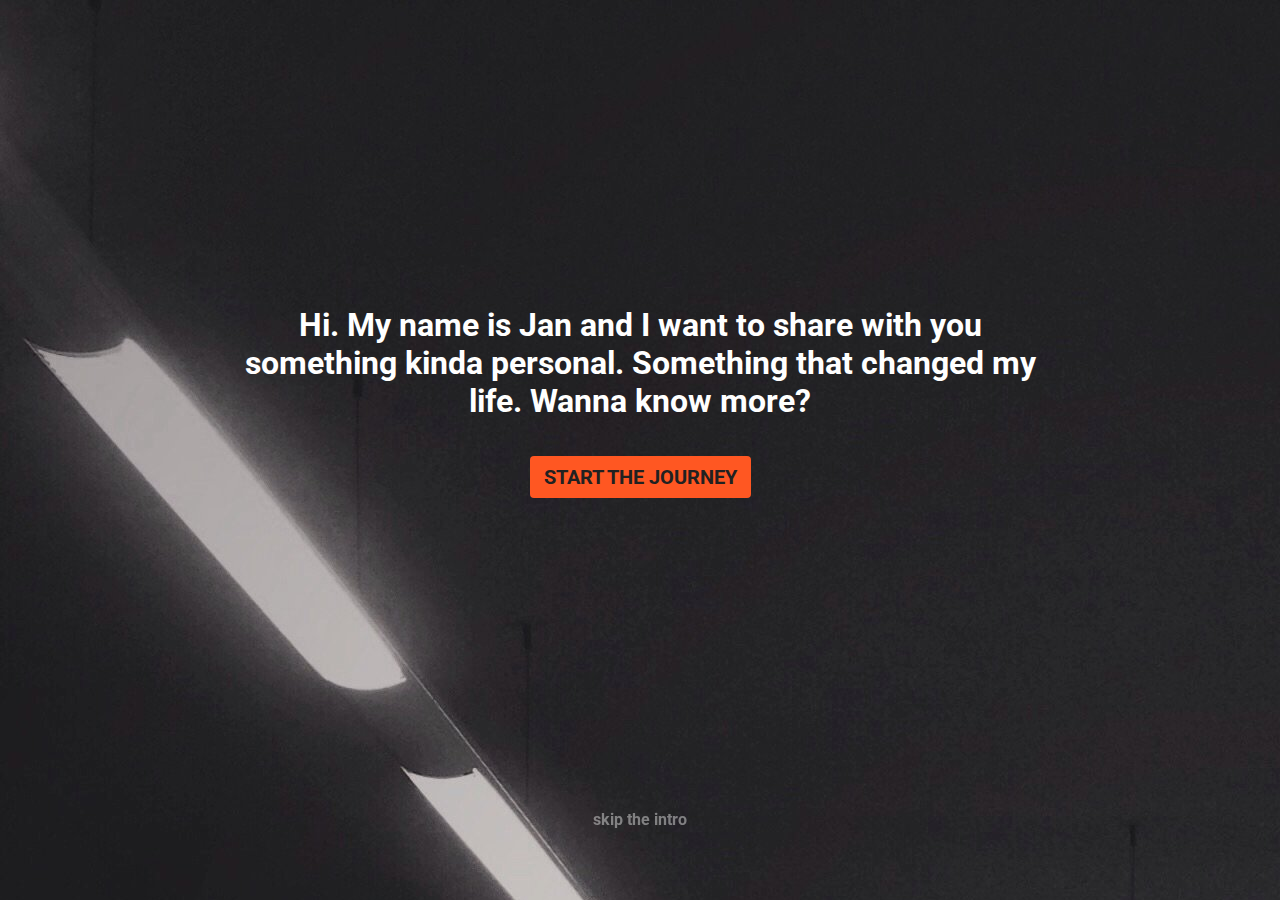
<file: index.html>
<!DOCTYPE html>
<html>
<head>
	<meta charset="utf-8">
    <meta http-equiv="Content-Type" content="text/html; charset=utf-8" />
	<meta http-equiv="X-UA-Compatible" content="IE=edge,chrome=1">
	<meta name="viewport" content="width=device-width, initial-scale=1.0, minimum-scale=1.0, maximum-scale=1.0, user-scalable=0">
	<meta name="apple-mobile-web-app-capable" content="yes">
	<meta name="mobile-web-app-capable" content="yes">
	<link rel="shortcut icon" type="image/png" href="favicon.png"/>
	
	<title>Jan.Dance | Personal Dancing Portfolio</title>

	<meta name="keywords" content="">
	<meta name="description"
		  content="Jan.Dance is a personal website of Jan Ondruch showing his dancing story and how it slowly became a part of who he is."/>	
	<meta name="author" content="Jan Ondruch">
	
	
	<link rel="stylesheet" href="css/main.min.css" type="text/css"/>	
	<link href="https://fonts.googleapis.com/css?family=Roboto:300" rel="stylesheet">

	<!-- FB Open Graph -->
	<meta property="og:type" content="website" />
	<meta property="og:url" content="https://jan-ondruch.github.io/jan-dancing/" />
	<meta property="og:title" content="Jan.Dance" />
	<meta property="og:description"
          content="Jan.Dance is a personal website of Jan Ondruch showing his dancing story and how it slowly became a part of who he is."/>
	<meta property="og:image" content="https://jan-ondruch.github.io/jan-dancing/images/dance02.jpg" />
	<!-- fb:app_id tag to be added later: allows you to use Facebook Domain Insights -->

	<!-- Google Analytics snippet -->
	<script>
  		(function(i,s,o,g,r,a,m){i['GoogleAnalyticsObject']=r;i[r]=i[r]||function(){
  		(i[r].q=i[r].q||[]).push(arguments)},i[r].l=1*new Date();a=s.createElement(o),
  		m=s.getElementsByTagName(o)[0];a.async=1;a.src=g;m.parentNode.insertBefore(a,m)
  		})(window,document,'script','https://www.google-analytics.com/analytics.js','ga');
		
  		ga('create', 'UA-91427418-1', 'auto');
  		ga('send', 'pageview');

	</script>

</head>
	
<body>
	
	<div id="intro-text" class="intro-container">
		<h1>Hi. My name is Jan and I want to share with you something kinda personal. Something that changed my life. Wanna know more?</h1>
		<button class="btn-start">
			<h2>Start the journey</h2>
		</button>
	</div>

	<div class="skip">
		<h4><a href="https://jan-ondruch.github.io/jan-dancing/portfolio.html">skip the intro</a></h4> 
	</div>
	
	<script src="https://ajax.aspnetcdn.com/ajax/jQuery/jquery-3.1.1.min.js"></script>
	<script type="text/javascript" src="js/script.min.js"></script>
</body>
</html>
</file>
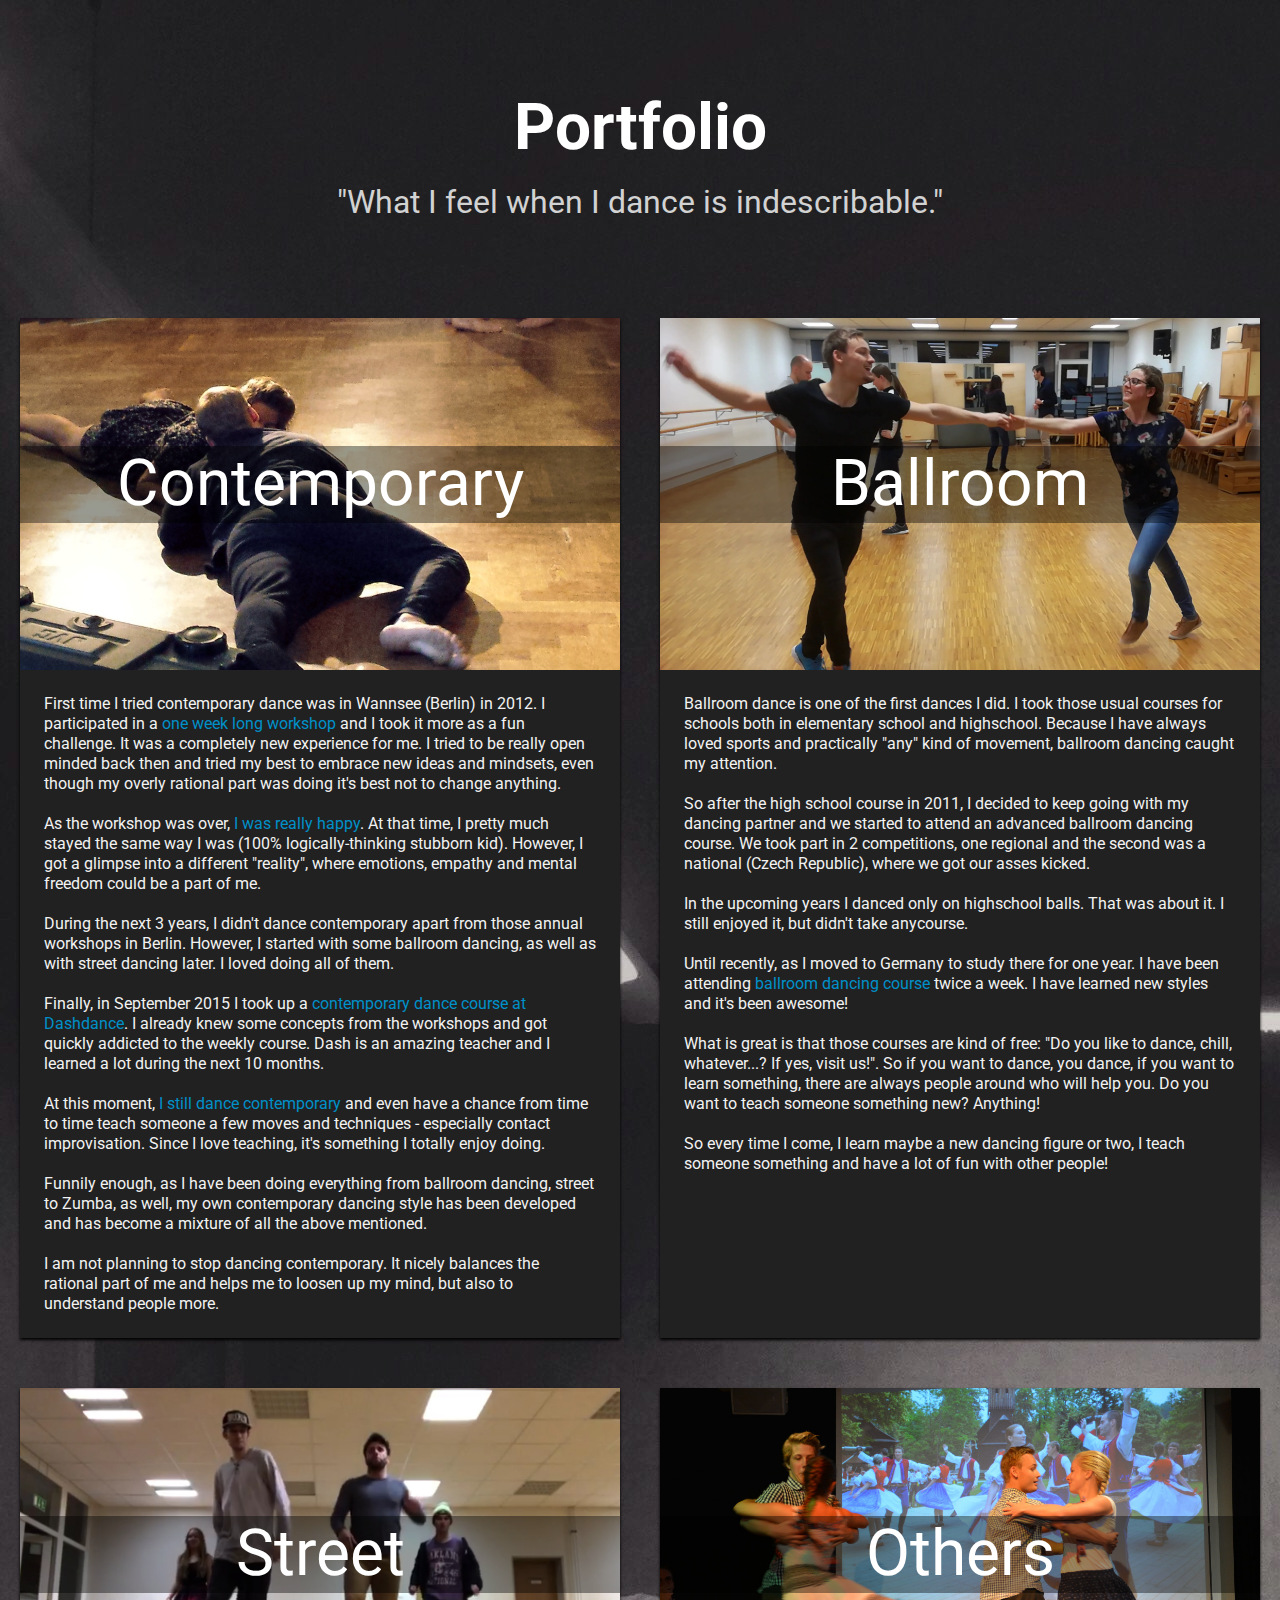
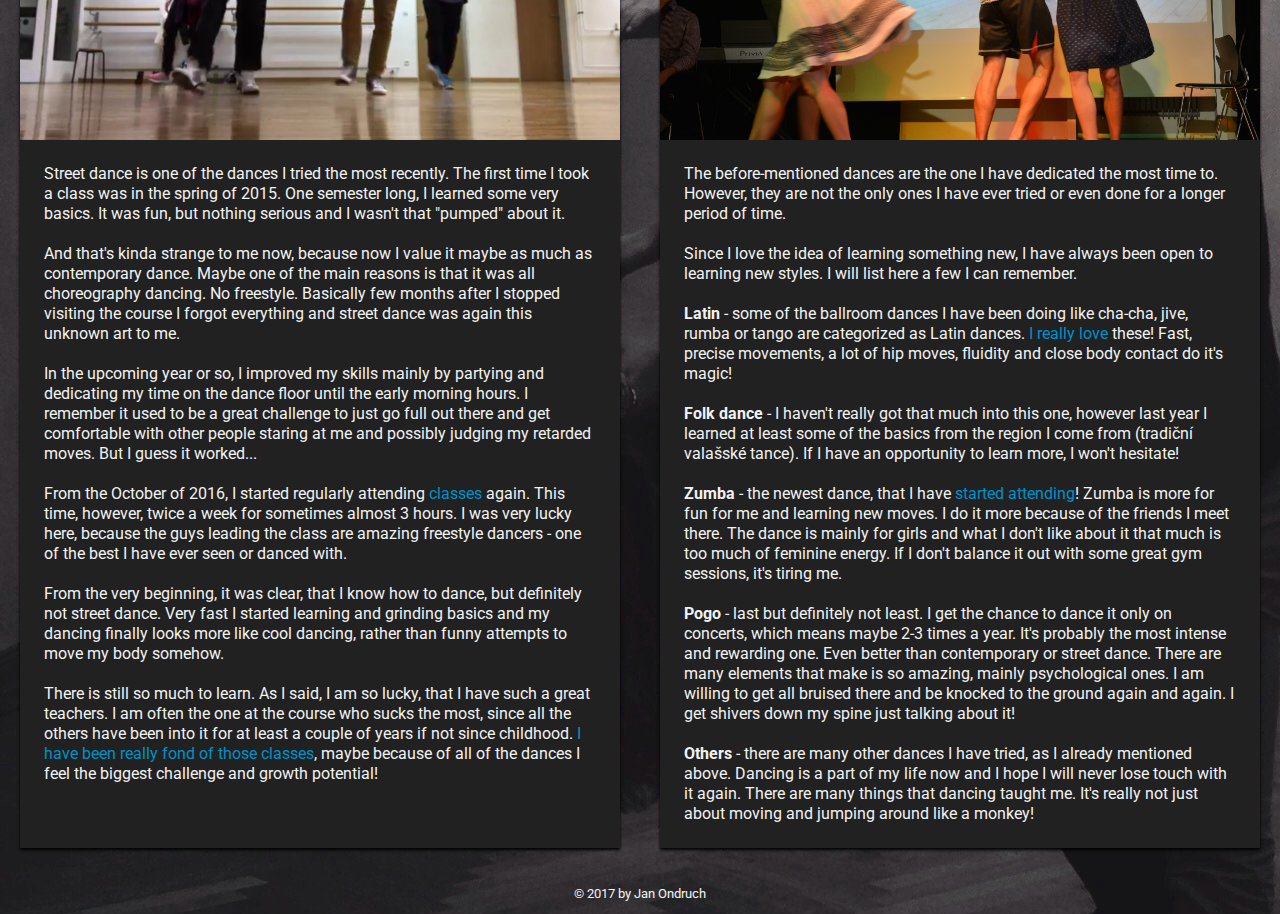
<file: portfolio.html>
<!DOCTYPE html>
<html>
<head>
	<meta charset="utf-8">
    <meta http-equiv="Content-Type" content="text/html; charset=utf-8" />
	<meta http-equiv="X-UA-Compatible" content="IE=edge,chrome=1">
	<meta name="viewport" content="width=device-width, initial-scale=1.0, minimum-scale=1.0, maximum-scale=1.0, user-scalable=0">
	<meta name="apple-mobile-web-app-capable" content="yes">
	<meta name="mobile-web-app-capable" content="yes">
	
	<title>Jan.Dance | Portfolio</title>

	<meta name="keywords" content="">
	<meta name="description"
		  content="Jan.Dance is a personal website of Jan Ondruch showing his dancing story and how it slowly became a part of who he is."/>	
	<meta name="author" content="Jan Ondruch">
	
	
	<link rel="stylesheet" href="css/main.min.css" type="text/css"/>	
	<link href="https://fonts.googleapis.com/css?family=Roboto:300" rel="stylesheet">

	<!-- FB Open Graph -->
	<meta property="og:type" content="website">
	<meta property="og:url" content="https://jan-ondruch.github.io/jan-dancing/portfolio.html" />
	<meta property="og:title" content="Jan.Dance | Portfolio" />
	<meta property="og:description"
          content="Jan.Dance is a personal website of Jan Ondruch showing his dancing story and how it slowly became a part of who he is."/>
	<meta property="og:image" content="https://jan-ondruch.github.io/jan-dancing/images/dance02.jpg" />
	<!-- fb:app_id tag to be added later: allows you to use Facebook Domain Insights -->

	<!-- Google Analytics snippet -->
	<script>
  		(function(i,s,o,g,r,a,m){i['GoogleAnalyticsObject']=r;i[r]=i[r]||function(){
  		(i[r].q=i[r].q||[]).push(arguments)},i[r].l=1*new Date();a=s.createElement(o),
  		m=s.getElementsByTagName(o)[0];a.async=1;a.src=g;m.parentNode.insertBefore(a,m)
  		})(window,document,'script','https://www.google-analytics.com/analytics.js','ga');
		
  		ga('create', 'UA-91427418-1', 'auto');
  		ga('send', 'pageview');

	</script>

</head>
	
<body>
	
	<div class="header">
		<h1>Portfolio</h1>
		<span>"What I feel when I dance is indescribable."</span>
	</div>


	<div id="container">

		<div id="box">

			<div class="header-dance">
				<img src="images/dance01.jpg" alt="contemporary picture"></img>
				<div class="header-text">Contemporary</div>
			</div>

			<article>First time I tried contemporary dance was in Wannsee (Berlin) in 2012. I participated in a 
			<a href="http://wannseeforum.de/de/internationalsummerworkshop" target="_blank">one week long workshop</a> and I took it more as a fun challenge. It was a completely new experience for me. I tried to be really open minded back then and tried my best to embrace new ideas and mindsets, even though my overly rational part was doing it's best not to change anything.
			<br></br>
			As the workshop was over, <a href="http://wannseeforum.de/isw13days67" target="_blank">I was really happy</a>. At that time, I pretty much stayed the same way I was (100% logically-thinking stubborn kid). However, I got a glimpse into a different "reality", where emotions, empathy and mental freedom could be a part of me.
			<br></br>
			During the next 3 years, I didn't dance contemporary apart from those annual workshops in Berlin. However, I started with some ballroom dancing, as well as with street dancing later. I loved doing all of them.
			<br></br>
			Finally, in September 2015 I took up a <a href="https://www.dashdance.com/" target="_blank">contemporary dance course at Dashdance</a>. I already knew some concepts from the workshops and got quickly addicted to the weekly course. Dash is an amazing teacher and I learned a lot during the next 10 months. 
			<br></br>
			At this moment, <a href="https://vimeo.com/168336268" target="_blank">I still dance contemporary</a> and even have a chance from time to time teach someone a few moves and techniques - especially contact improvisation. Since I love teaching, it's something I totally enjoy doing.
			<br></br>
			Funnily enough, as I have been doing everything from ballroom dancing, street to Zumba, as well, my own contemporary dancing style has been developed and has become a mixture of all the above mentioned.
			<br></br>
			I am not planning to stop dancing contemporary. It nicely balances the rational part of me and helps me to loosen up my mind, but also to understand people more.
			</article>
		</div>

		<div id="box">

			<div class="header-dance">
				<img src="images/dance02.jpg" alt="contemporary picture"></img>
				<div class="header-text">Ballroom</div>
			</div>

			<article>Ballroom dance is one of the first dances I did. I took those usual courses for schools both in elementary school and highschool. Because I have always loved sports and practically "any" kind of movement, ballroom dancing caught my attention.
			<br></br>
			So after the high school course in 2011, I decided to keep going with my dancing partner and we started to attend an advanced ballroom dancing course. We took part in 2 competitions, one regional and the second was a national (Czech Republic), where we got our asses kicked.
			<br></br>
			In the upcoming years I danced only on highschool balls. That was about it. I still enjoyed it, but didn't take anycourse.
			<br></br>
			Until recently, as I moved to Germany to study there for one year. I have been attending <a href="https://reftreff.hs-furtwangen.de/fu/referate/tanzen/" taget="_blank">ballroom dancing course</a> twice a week. I have learned new styles and it's been awesome!
			<br></br>
			What is great is that those courses are kind of free: "Do you like to dance, chill, whatever...? If yes, visit us!". So if you want to dance, you dance, if you want to learn something, there are always people around who will help you. Do you want to teach someone something new? Anything! 
			<br></br>
			So every time I come, I learn maybe a new dancing figure or two, I teach someone something and have a lot of fun with other people! 
			</article>
		</div>

		<div id="box">

			<div class="header-dance">
				<img src="images/dance03.jpg" alt="contemporary picture"></img>
				<div class="header-text">Street</div>
			</div>

			<article>Street dance is one of the dances I tried the most recently. The first time I took a class was in the spring of 2015. One semester long, I learned some very basics. It was fun, but nothing serious and I wasn't that "pumped" about it.
			<br></br>
			And that's kinda strange to me now, because now I value it maybe as much as contemporary dance. Maybe one of the main reasons is that it was all choreography dancing. No freestyle. Basically few months after I stopped visiting the course I forgot everything and street dance was again this unknown art to me.
			<br></br>
			In the upcoming year or so, I improved my skills mainly by partying and dedicating my time on the dance floor until the early morning hours. I remember it used to be a great challenge to just go full out there and get comfortable with other people staring at me and possibly judging my retarded moves. But I guess it worked...
			<br></br>
			From the October of 2016, I started regularly attending <a href="https://reftreff.hs-furtwangen.de/fu/referate/hfu-dance-crew/" target="_blank">classes</a> again. This time, however, twice a week for sometimes almost 3 hours. I was very lucky here, because the guys leading the class are amazing freestyle dancers - one of the best I have ever seen or danced with.
			<br></br>
			From the very beginning, it was clear, that I know how to dance, but definitely not street dance. Very fast I started learning and grinding basics and my dancing finally looks more like cool dancing, rather than funny attempts to move my body somehow.
			<br></br>
			There is still so much to learn. As I said, I am so lucky, that I have such a great teachers. I am often the one at the course who sucks the most, since all the others have been into it for at least a couple of years if not since childhood. <a href="http://www.pictaram.com/media/1442932140744787201_2157874055" target="_blank">I have been really fond of those classes</a>, maybe because of all of the dances I feel the biggest challenge and growth potential!
			</article>
		</div>

		<div id="box">

			<div class="header-dance">
				<img src="images/dance04.jpg" alt="contemporary picture"></img>
				<div class="header-text">Others</div>
			</div>

			<article>The before-mentioned dances are the one I have dedicated the most time to. However, they are not the only ones I have ever tried or even done for a longer period of time.
			<br></br>
			Since I love the idea of learning something new, I have always been open to learning new styles. I will list here a few I can remember.
			<br></br>
			<b>Latin</b> - some of the ballroom dances I have been doing like cha-cha, jive, rumba or tango are categorized as Latin dances. <a href="http://www.pictaram.com/media/1431285192512988539_2157874055" target="_blank">I really love </a>these! Fast, precise movements, a lot of hip moves, fluidity and close body contact do it's magic!
			<br></br>
			<b>Folk dance</b> - I haven't really got that much into this one, however last year I learned at least some of the basics from the region I come from (tradiční valašské tance). If I have an opportunity to learn more, I won't hesitate!
			<br></br>
			<b>Zumba</b> - the newest dance, that I have <a href="https://reftreff.hs-furtwangen.de/fu/referate/zumba/" target="_blank">started attending</a>! Zumba is more for fun for me and learning new moves. I do it more because of the friends I meet there. The dance is mainly for girls and what I don't like about it that much is too much of feminine energy. If I don't balance it out with some great gym sessions, it's tiring me.
			<br></br>
			<b>Pogo</b> - last but definitely not least. I get the chance to dance it only on concerts, which means maybe 2-3 times a year. It's probably the most intense and rewarding one. Even better than contemporary or street dance. There are many elements that make is so amazing, mainly psychological ones. I am willing to get all bruised there and be knocked to the ground again and again. I get shivers down my spine just talking about it!
			<br></br>
			<b>Others</b> - there are many other dances I have tried, as I already mentioned above. Dancing is a part of my life now and I hope I will never lose touch with it again. There are many things that dancing taught me. It's really not just about moving and jumping around like a monkey!
			</article>
		</div>

	</div>
	

	<footer>
		<span>© 2017 by Jan Ondruch</span>
	<footer>
	
	<script src="https://ajax.aspnetcdn.com/ajax/jQuery/jquery-3.1.1.min.js"></script>
	<script type="text/javascript" src="js/script.min.js"></script>
</body>
</html>
</file>
<file: css/main.min.css>
.skip a,button:active{outline:0}#box a,.skip a{text-decoration:none}.header-dance img,.skip a{width:100%}.header,.header-dance,.intro-container,.skip a,footer{text-align:center}*{font-family:Roboto,sans-serif;margin:0}body{background-image:url(../images/image02.jpg);color:#fff;font-size:16px}.intro-container{top:16vh;position:relative;font-size:.8em;margin-left:6vw;margin-right:6vw}button{color:#212121;background-color:#ff5722;text-transform:uppercase;border-radius:4px;margin-top:4vh;border-color:#ff5722;border-style:none;transition:background-color .5s ease}button:hover{background-color:#ffc107}button *{margin:8px}.skip a{color:#ddd;opacity:.5;top:90vh;display:block;position:fixed;align-items:center;justify-content:center}.skip a:hover{color:#fff;opacity:.8}.header{margin:10vh 2vh 8vh}.header h1{padding-bottom:2vh}.header span{color:#d2d2d2}#box{color:#f2f2f2;background-color:#212121;position:relative;margin:0 auto;max-width:306px;-webkit-box-shadow:0 2px 3px 0 rgba(0,0,0,1);-moz-box-shadow:0 2px 3px 0 rgba(0,0,0,1);box-shadow:0 2px 3px 0 rgba(0,0,0,1)}#box a{color:#0090c9}#box a:hover{text-decoration:underline}.header-dance{position:relative;height:11em;display:flex}.header-text{color:#fff;position:absolute;top:2em;font-size:2em;left:0;right:0;bottom:2.2em;background:rgba(0,0,0,.4)}#box article{padding:1.5em;line-height:125%}footer{color:#f2f2f2;font-size:.8em;margin:1em;clear:both}@media screen and (min-width:414px){#box{max-width:400px}.header-dance{height:15em}.header-text{top:1.7em;font-size:3em;bottom:2em}}@media screen and (min-width:767px){.intro-container{top:30vh;font-size:1em;margin-left:10vw;margin-right:10vw}#box{max-width:740px}.header h1{font-size:4em}.header span{font-size:2em}.header-dance{height:26em}.header-text{top:2em;font-size:4em;bottom:3.3em}}@media screen and (min-width:1280px){.intro-container{top:34vh;margin-left:18vw;margin-right:18vw}#container{padding:0;margin:0;list-style:none;display:-webkit-box;display:-moz-box;display:-ms-flexbox;display:-webkit-flex;display:flex;-webkit-flex-flow:row wrap;justify-content:space-around}.header-dance{height:22em}.header-text{bottom:2.3em}#box{max-width:600px;margin:25px auto}}@media screen and (min-width:1600px){#box:nth-child(2n){margin-left:-8%}}
</file>
